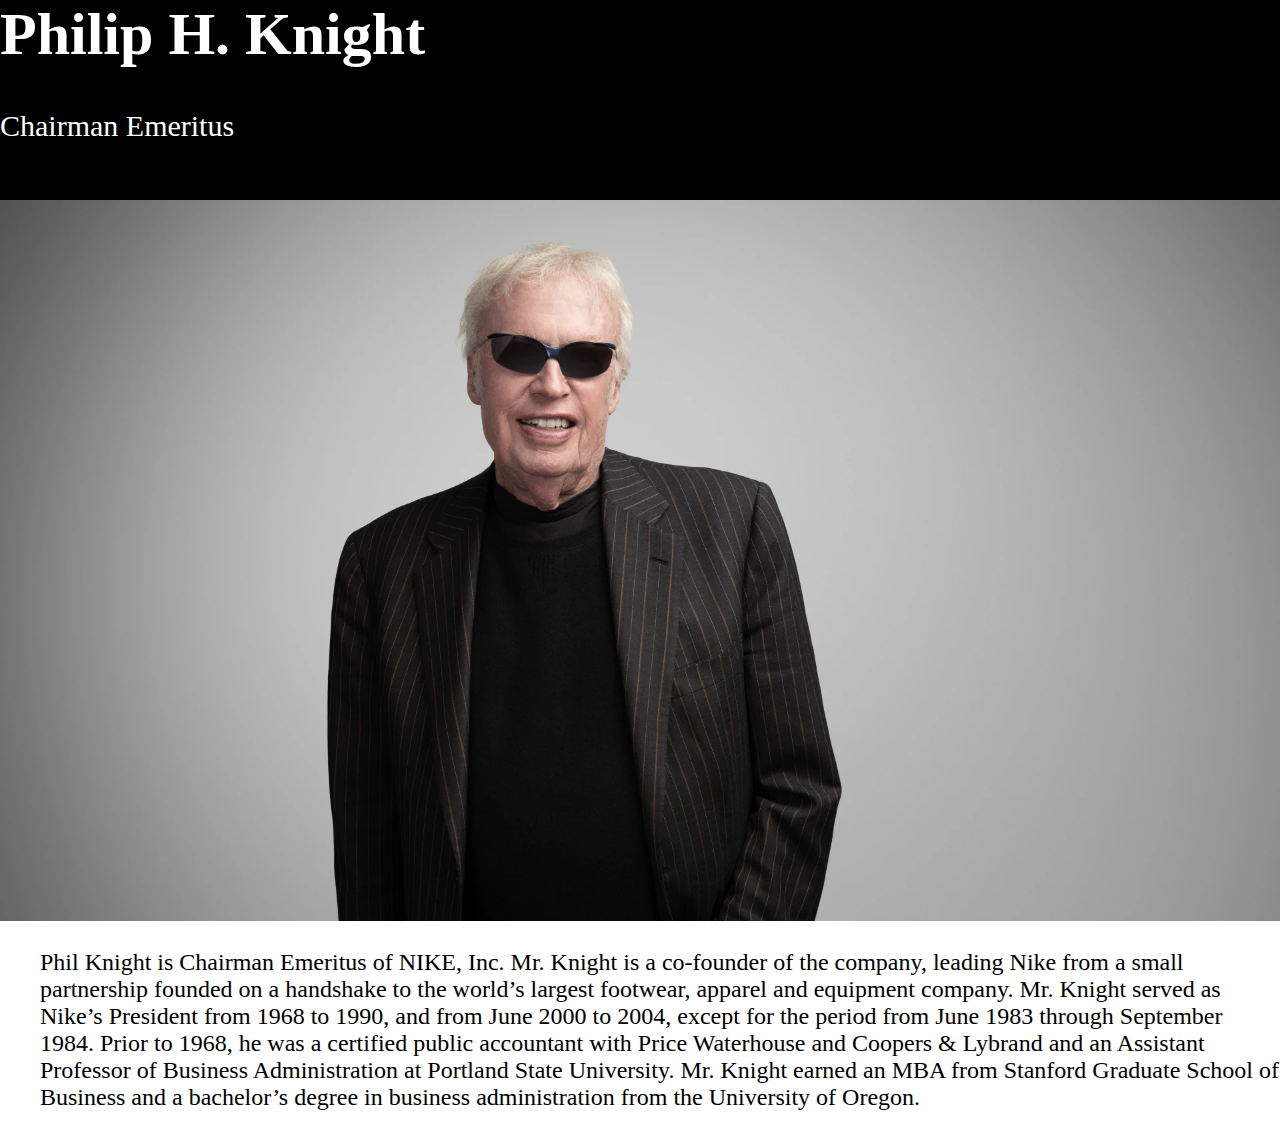
<file: index1.html>
<!DOCTYPE html>
<html lang="en">
<head>
    <meta charset="UTF-8">
    <meta name="viewport" content="width=device-width, initial-scale=1.0">
    <title>Philip H. Knight</title>
    <style>
        .img1 {
            width: 100%;
            height: auto;
        }
        body {
            margin: 0;
            padding: 0;
        }
        .container {
            background-color: black;
            height: 200px;
            color: white;
            margin: 0;
        }
        .first {
            margin: 0px;
            font-size: 30px;
        }
        h1 {
            margin-top: 0px; 
        }
        .sec  {
            font-size: 30px;
        }
.last {
    color: black;
    font-size: 24px;
    padding-left: 40px;
}
    </style>
</head>
<body>
    <div class="container">
    <div class="first">
        <h1>Philip H. Knight</h1>
    </div>
    <div class="sec">
        <p>Chairman Emeritus</p>
    </div>
        </div>
        <img src="images1/1.webp" class="img1">
        <div class="last">
            <p>Phil Knight is Chairman Emeritus of NIKE, Inc. Mr. Knight is a co-founder of the company, leading Nike from a small partnership founded on a handshake to the world’s largest footwear, apparel and equipment company. Mr. Knight served as Nike’s President from  1968 to 1990, and from June 2000 to 2004, except for the period from June 1983 through September 1984. Prior to 1968, he was a  certified public accountant with Price Waterhouse and Coopers & Lybrand and an Assistant Professor of Business Administration at Portland State University. Mr. Knight earned an MBA from Stanford Graduate School of Business and a bachelor’s degree in business administration from the University of Oregon.</p>
        </div>
</body>
</html>
</file>
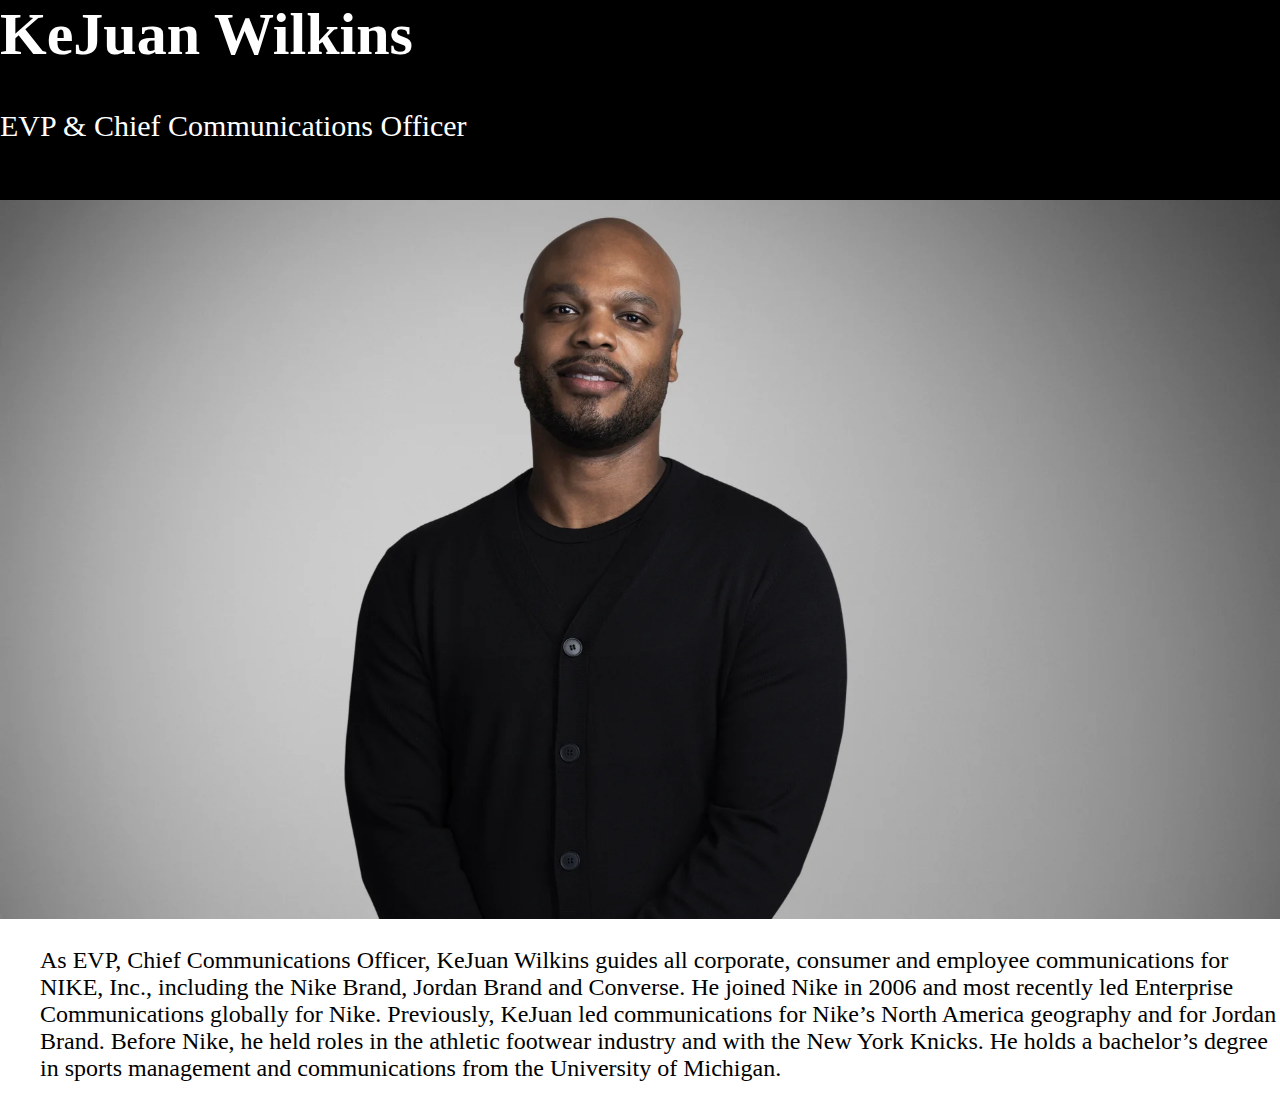
<file: index10.html>
<!DOCTYPE html>
<html lang="en">
<head>
    <meta charset="UTF-8">
    <meta name="viewport" content="width=device-width, initial-scale=1.0">
    <title>KeJuan Wilkins</title>
    <style>
        .img1 {
            width: 100%;
            height: auto;
        }
        body {
            margin: 0;
            padding: 0;
        }
        .container {
            background-color: black;
            height: 200px;
            color: white;
            margin: 0;
        }
        .first {
            margin: 0px;
            font-size: 30px;
        }
        h1 {
            margin-top: 0px; 
        }
        .sec  {
            font-size: 30px;
        }
.last {
    color: black;
    font-size: 24px;
    padding-left: 40px;
}
    </style>
</head>
<body>
    <div class="container">
    <div class="first">
        <h1>KeJuan Wilkins</h1>
    </div>
    <div class="sec">
        <p>EVP & Chief Communications Officer</p>
    </div>
        </div>
        <img src="images1/10.webp" class="img1">
        <div class="last">
            <p>As EVP, Chief Communications Officer, KeJuan Wilkins guides all corporate, consumer and employee communications for NIKE, Inc., including the Nike Brand, Jordan Brand and Converse. He joined Nike in 2006 and most recently led Enterprise Communications globally for Nike. Previously, KeJuan led communications for Nike’s North America geography and for Jordan Brand. Before Nike, he held roles in the athletic footwear industry and with the New York Knicks. He holds a bachelor’s degree in sports management and communications from the University of Michigan.</p>
        </div>
</body>
</html>
</file>
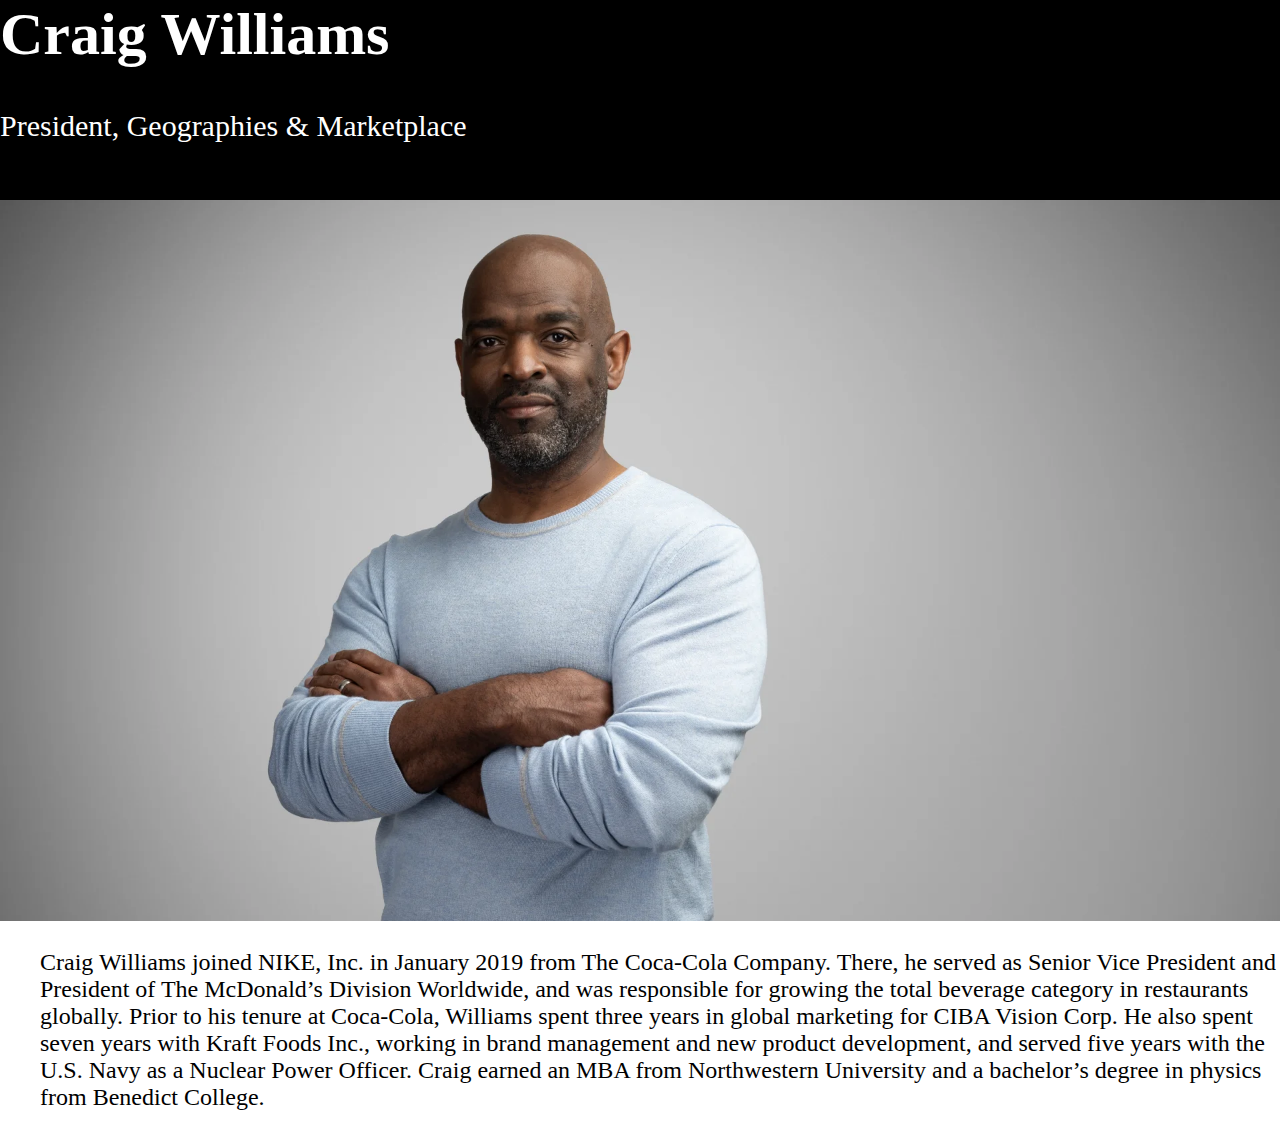
<file: index11.html>
<!DOCTYPE html>
<html lang="en">
<head>
    <meta charset="UTF-8">
    <meta name="viewport" content="width=device-width, initial-scale=1.0">
    <title>Craig Williams</title>
    <style>
        .img1 {
            width: 100%;
            height: auto;
        }
        body {
            margin: 0;
            padding: 0;
        }
        .container {
            background-color: black;
            height: 200px;
            color: white;
            margin: 0;
        }
        .first {
            margin: 0px;
            font-size: 30px;
        }
        h1 {
            margin-top: 0px; 
        }
        .sec  {
            font-size: 30px;
        }
.last {
    color: black;
    font-size: 24px;
    padding-left: 40px;
}
    </style>
</head>
<body>
    <div class="container">
    <div class="first">
        <h1>Craig Williams</h1>
    </div>
    <div class="sec">
        <p>President, Geographies & Marketplace</p>
    </div>
        </div>
        <img src="images1/11.webp" class="img1">
        <div class="last">
            <p>Craig Williams joined NIKE, Inc. in January 2019 from The Coca-Cola Company. There, he served as Senior Vice President and President of The McDonald’s Division Worldwide, and was responsible for growing the total beverage category in restaurants globally. Prior to his tenure at Coca-Cola, Williams spent three years in global marketing for CIBA Vision Corp. He also spent seven years with Kraft Foods Inc., working in brand management and new product development, and served five years with the U.S. Navy as a Nuclear Power Officer. Craig earned an MBA from Northwestern University and a bachelor’s degree in physics from Benedict College.</p>
        </div>
</body>
</html>
</file>
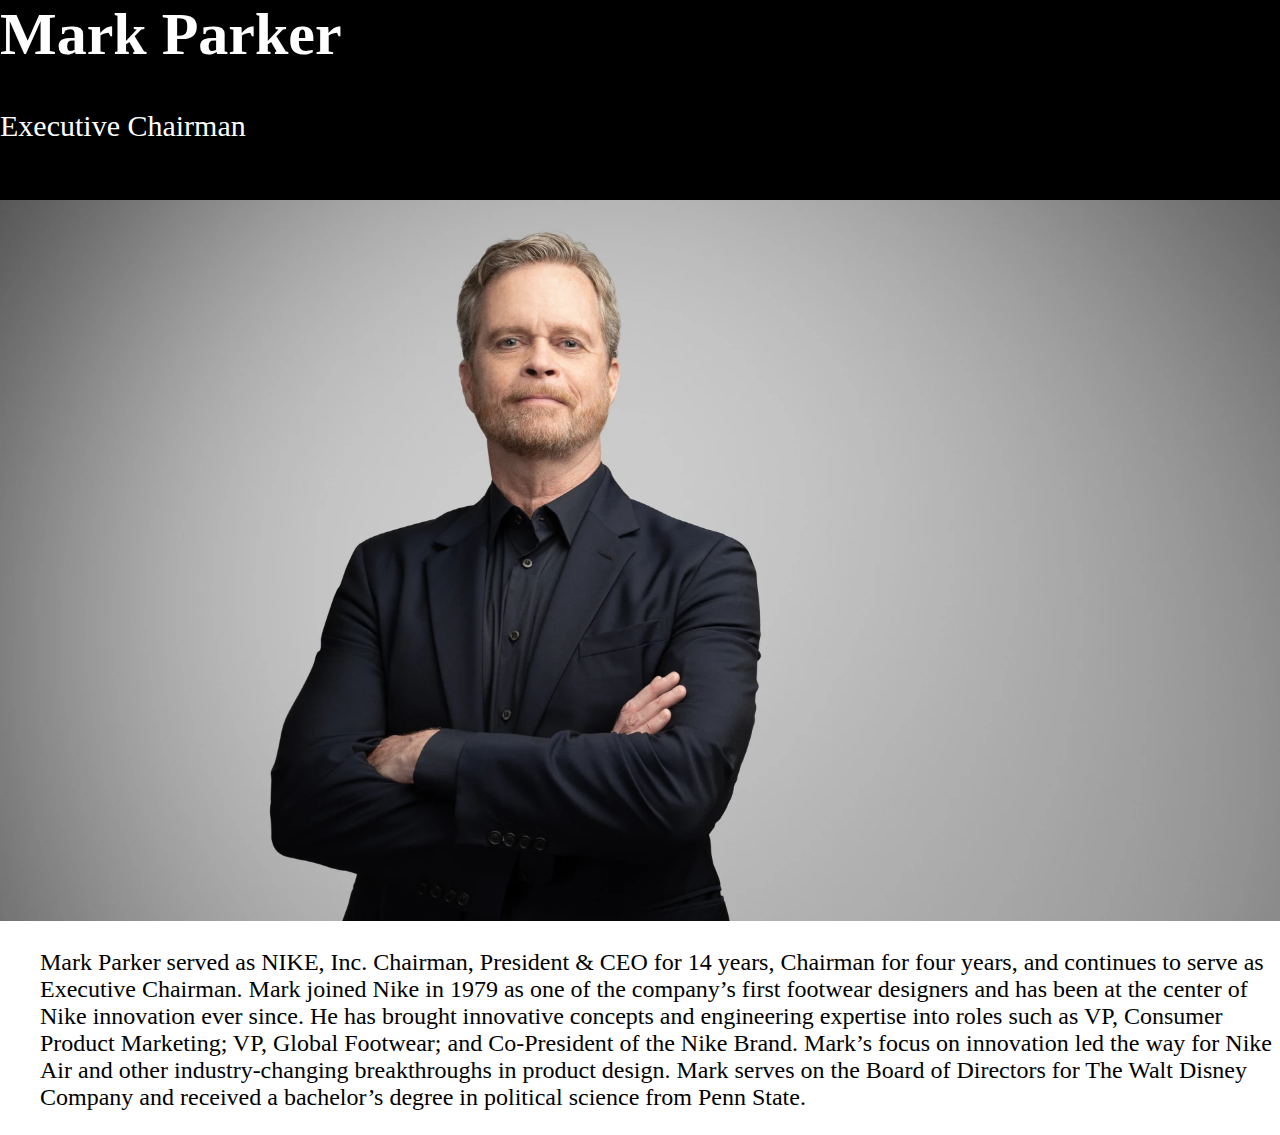
<file: index2.html>
<!DOCTYPE html>
<html lang="en">
<head>
    <meta charset="UTF-8">
    <meta name="viewport" content="width=device-width, initial-scale=1.0">
    <title>Mark Parker</title>
    <style>
        .img1 {
            width: 100%;
            height: auto;
        }
        body {
            margin: 0;
            padding: 0;
        }
        .container {
            background-color: black;
            height: 200px;
            color: white;
            margin: 0;
        }
        .first {
            margin: 0px;
            font-size: 30px;
        }
        h1 {
            margin-top: 0px; 
        }
        .sec  {
            font-size: 30px;
        }
.last {
    color: black;
    font-size: 24px;
    padding-left: 40px;
}
    </style>
</head>
<body>
    <div class="container">
    <div class="first">
        <h1>Mark Parker</h1>
    </div>
    <div class="sec">
        <p>Executive Chairman</p>
    </div>
        </div>
        <img src="images1/2.webp" class="img1">
        <div class="last">
            <p>Mark Parker served as NIKE, Inc. Chairman, President & CEO for 14 years, Chairman for four years, and continues to serve as Executive Chairman. Mark joined Nike in 1979 as one of the company’s first footwear designers and has been at the center of Nike innovation ever since. He has brought innovative concepts and engineering expertise into roles such as VP, Consumer Product Marketing; VP, Global Footwear; and Co-President of the Nike Brand. Mark’s focus on innovation led the way for Nike Air and other industry-changing breakthroughs in product design. Mark serves on the Board of Directors for The Walt Disney Company and received a bachelor’s degree in political science from Penn State.</p>
        </div>
</body>
</html>
</file>
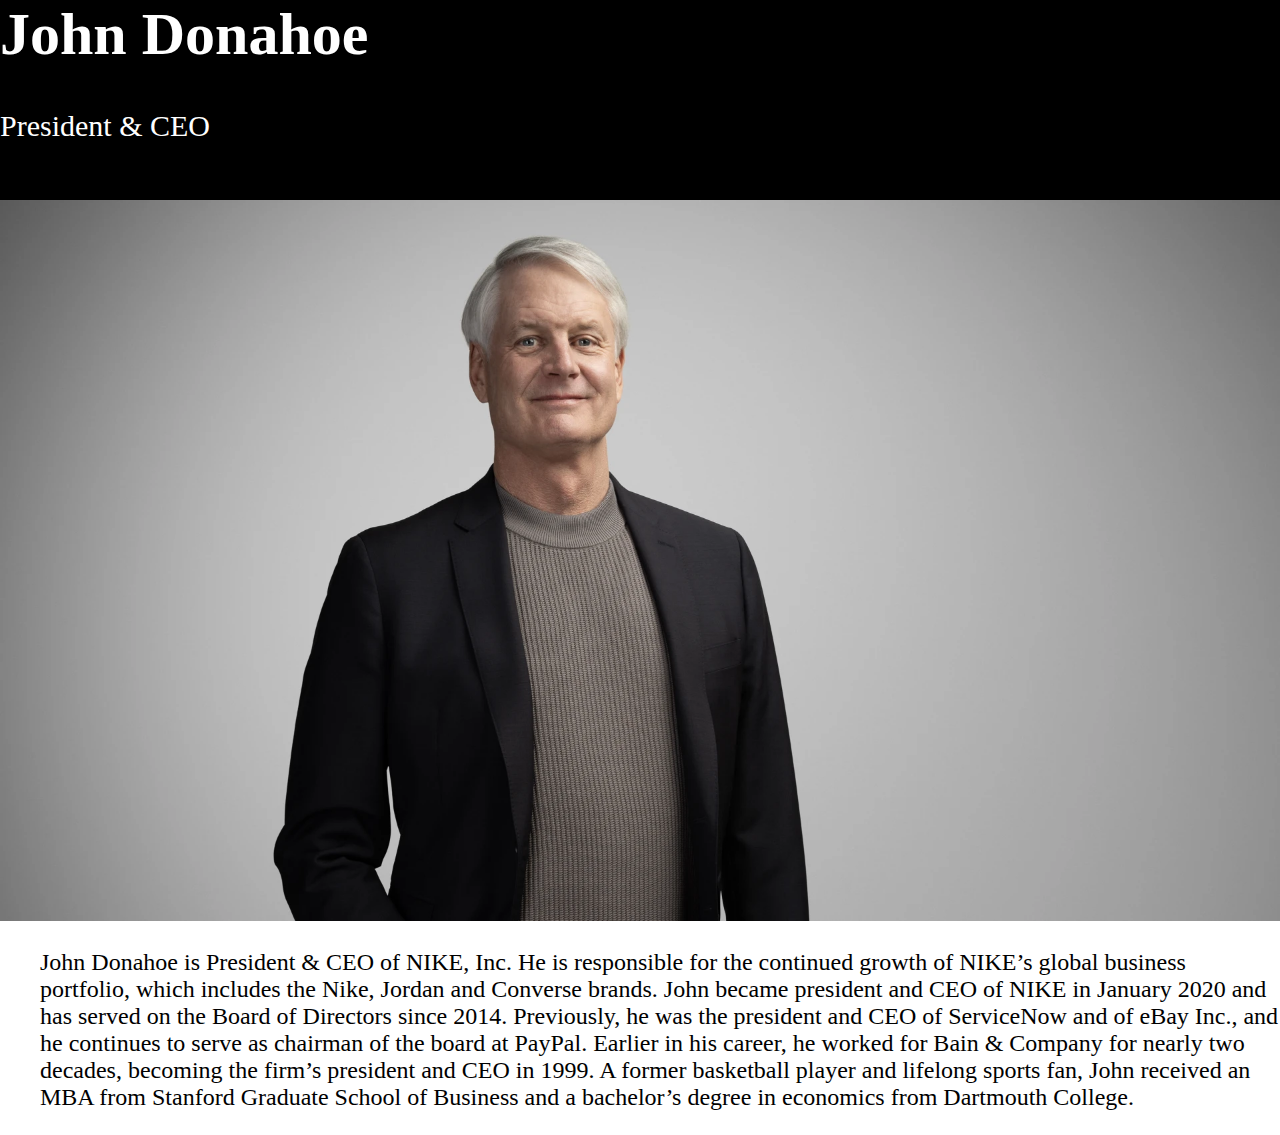
<file: index3.html>
<!DOCTYPE html>
<html lang="en">
<head>
    <meta charset="UTF-8">
    <meta name="viewport" content="width=device-width, initial-scale=1.0">
    <title>John Donahoe</title>
    <style>
        .img1 {
            width: 100%;
            height: auto;
        }
        body {
            margin: 0;
            padding: 0;
        }
        .container {
            background-color: black;
            height: 200px;
            color: white;
            margin: 0;
        }
        .first {
            margin: 0px;
            font-size: 30px;
        }
        h1 {
            margin-top: 0px; 
        }
        .sec  {
            font-size: 30px;
        }
.last {
    color: black;
    font-size: 24px;
    padding-left: 40px;
}
    </style>
</head>
<body>
    <div class="container">
    <div class="first">
        <h1>John Donahoe</h1>
    </div>
    <div class="sec">
        <p>President & CEO</p>
    </div>
        </div>
        <img src="images1/3.webp" class="img1">
        <div class="last">
            <p>John Donahoe is President & CEO of NIKE, Inc. He is responsible for the continued growth of NIKE’s global business portfolio, which includes the Nike, Jordan and Converse brands. John became president and CEO of NIKE in January 2020 and has served on the Board of Directors since 2014. Previously, he was the president and CEO of ServiceNow and of eBay Inc., and he continues to serve as chairman of the board at PayPal. Earlier in his career, he worked for Bain & Company for nearly two decades, becoming the firm’s president and CEO in 1999. A former basketball player and lifelong sports fan, John received an MBA from Stanford Graduate School of Business and a bachelor’s degree in economics from Dartmouth College.</p>
        </div>
</body>
</html>
</file>
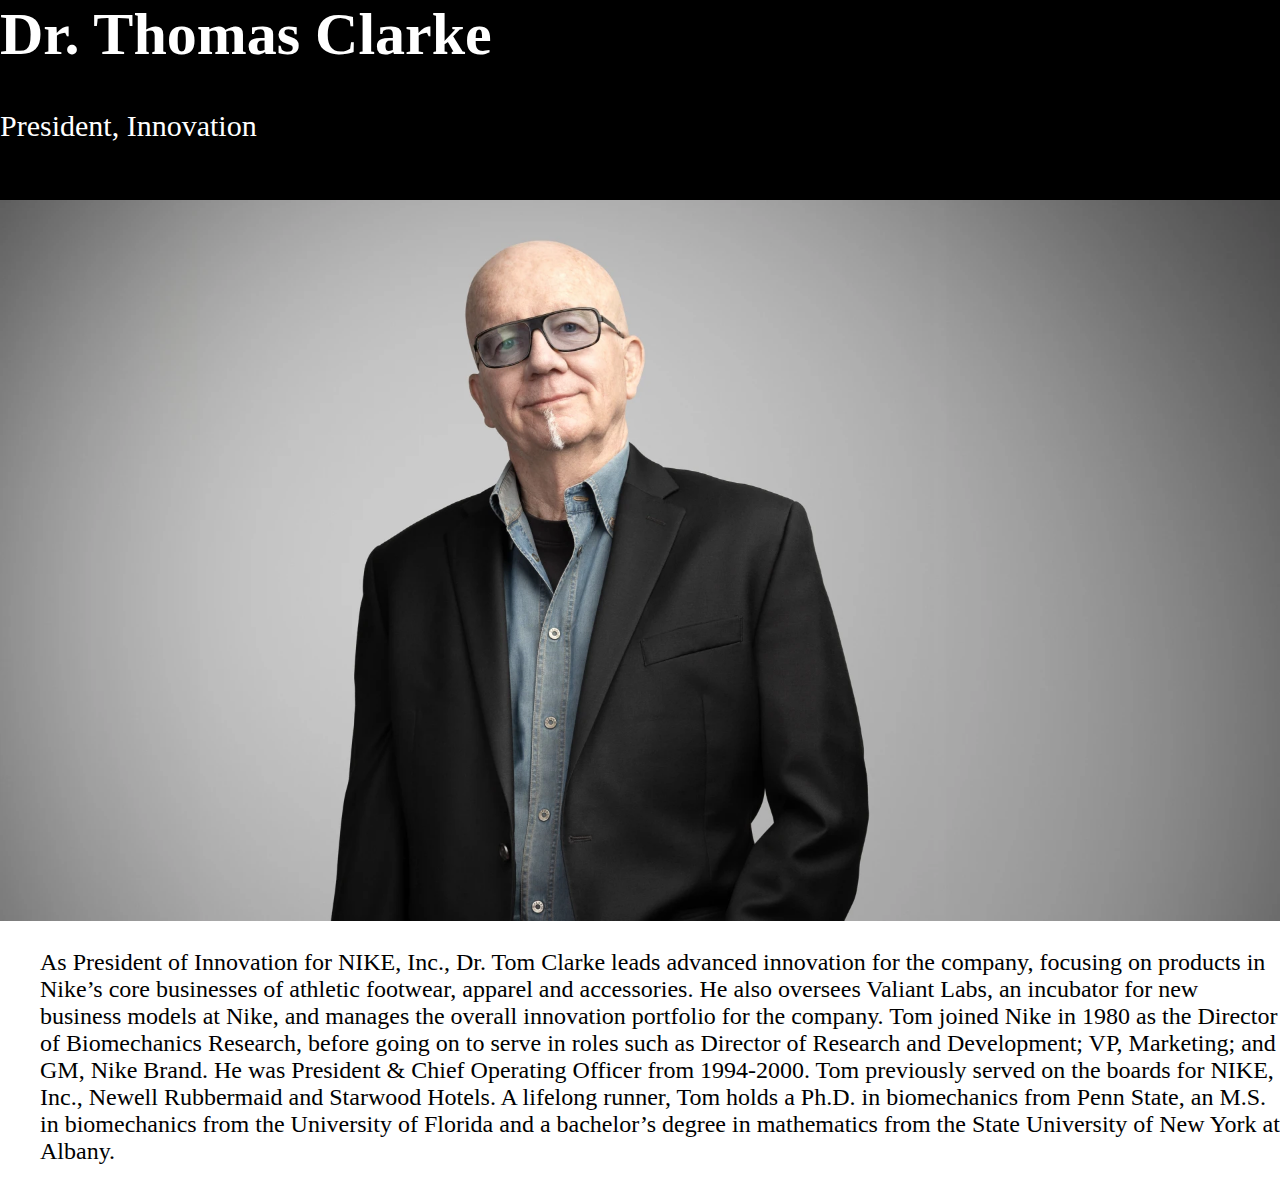
<file: index4.html>
<!DOCTYPE html>
<html lang="en">
<head>
    <meta charset="UTF-8">
    <meta name="viewport" content="width=device-width, initial-scale=1.0">
    <title>Dr. Thomas Clarke</title>
    <style>
        .img1 {
            width: 100%;
            height: auto;
        }
        body {
            margin: 0;
            padding: 0;
        }
        .container {
            background-color: black;
            height: 200px;
            color: white;
            margin: 0;
        }
        .first {
            margin: 0px;
            font-size: 30px;
        }
        h1 {
            margin-top: 0px; 
        }
        .sec  {
            font-size: 30px;
        }
.last {
    color: black;
    font-size: 24px;
    padding-left: 40px;
}
    </style>
</head>
<body>
    <div class="container">
    <div class="first">
        <h1>Dr. Thomas Clarke</h1>
    </div>
    <div class="sec">
        <p>President, Innovation</p>
    </div>
        </div>
        <img src="images1/4.webp" class="img1">
        <div class="last">
            <p>As President of Innovation for NIKE, Inc., Dr. Tom Clarke leads advanced innovation for the company, focusing on products in Nike’s core businesses of athletic footwear, apparel and accessories. He also oversees Valiant Labs, an incubator for new business models at Nike, and manages the overall innovation portfolio for the company. Tom joined Nike in 1980 as the Director of Biomechanics Research, before going on to serve in roles such as Director of Research and Development; VP, Marketing; and GM, Nike Brand. He was President & Chief Operating Officer from 1994-2000. Tom previously served on the boards for NIKE, Inc., Newell Rubbermaid and Starwood Hotels. A lifelong runner, Tom holds a Ph.D. in biomechanics from Penn State, an M.S. in biomechanics from the University of Florida and a bachelor’s degree in mathematics from the State University of New York at Albany.</p>
        </div>
</body>
</html>
</file>
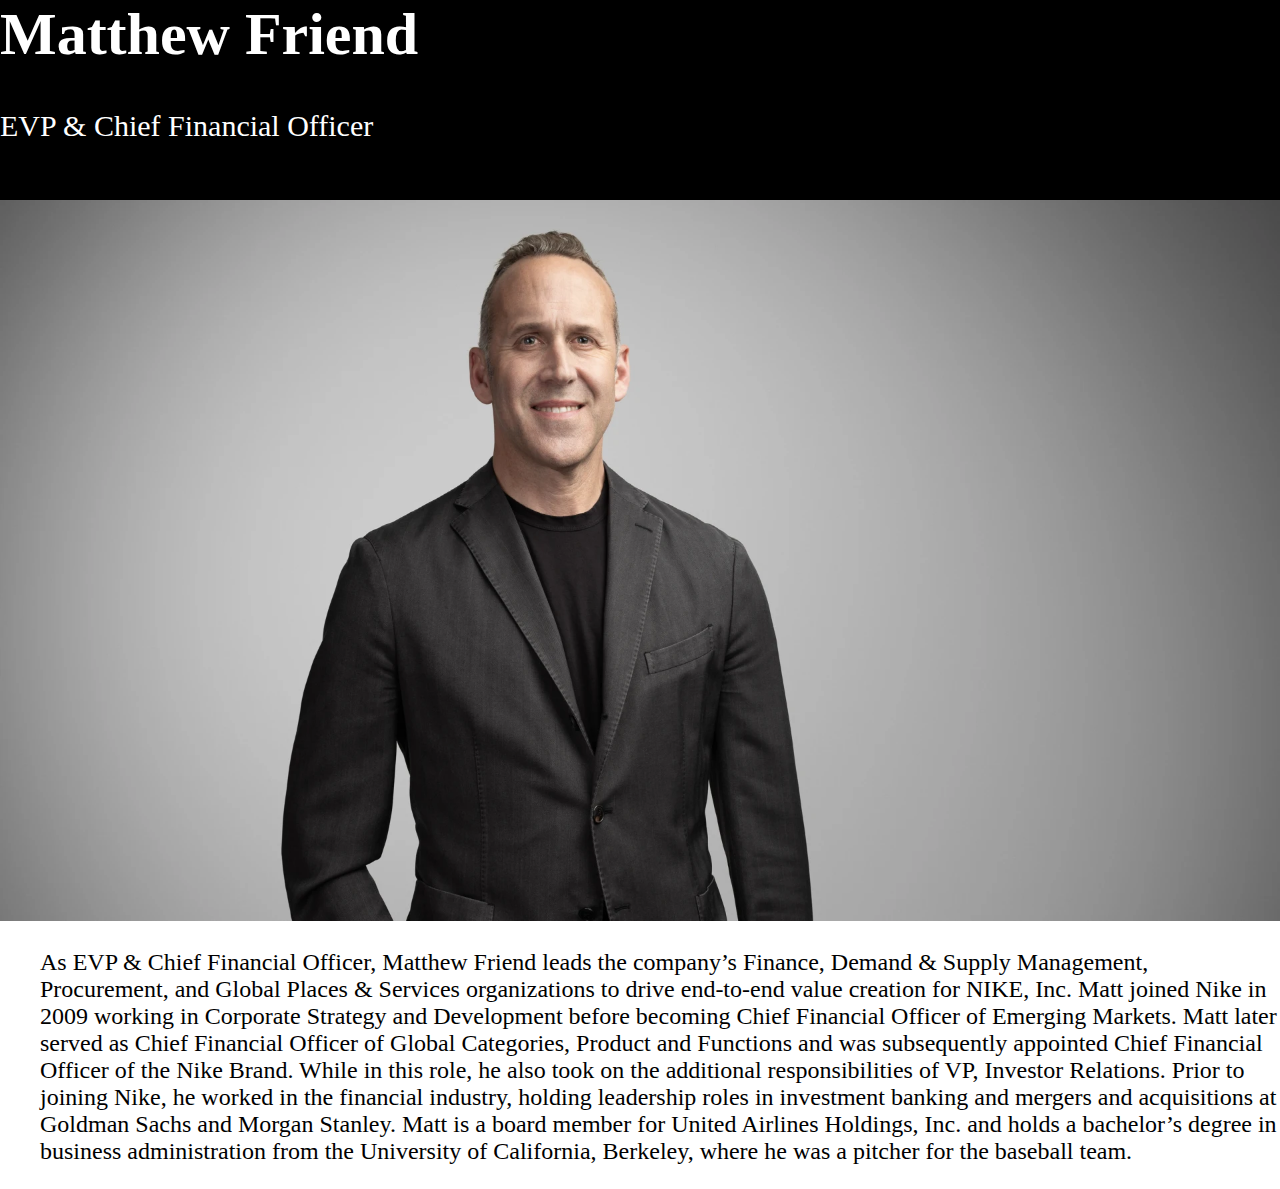
<file: index5.html>
<!DOCTYPE html>
<html lang="en">
<head>
    <meta charset="UTF-8">
    <meta name="viewport" content="width=device-width, initial-scale=1.0">
    <title>Matthew Friend</title>
    <style>
        .img1 {
            width: 100%;
            height: auto;
        }
        body {
            margin: 0;
            padding: 0;
        }
        .container {
            background-color: black;
            height: 200px;
            color: white;
            margin: 0;
        }
        .first {
            margin: 0px;
            font-size: 30px;
        }
        h1 {
            margin-top: 0px; 
        }
        .sec  {
            font-size: 30px;
        }
.last {
    color: black;
    font-size: 24px;
    padding-left: 40px;
}
    </style>
</head>
<body>
    <div class="container">
    <div class="first">
        <h1>Matthew Friend</h1>
    </div>
    <div class="sec">
        <p>EVP & Chief Financial Officer</p>
    </div>
        </div>
        <img src="images1/5.webp" class="img1">
        <div class="last">
            <p>As EVP & Chief Financial Officer, Matthew Friend leads the company’s Finance, Demand & Supply Management, Procurement, and Global Places & Services organizations to drive end-to-end value creation for NIKE, Inc. Matt joined Nike in 2009 working in Corporate Strategy and Development before becoming Chief Financial Officer of Emerging Markets. Matt later served as Chief Financial Officer of Global Categories, Product and Functions and was subsequently appointed Chief Financial Officer of the Nike Brand. While in this role, he also took on the additional responsibilities of VP, Investor Relations. Prior to joining Nike, he worked in the financial industry, holding leadership roles in investment banking and mergers and acquisitions at Goldman Sachs and Morgan Stanley. Matt is a board member for United Airlines Holdings, Inc. and holds a bachelor’s degree in business administration from the University of California, Berkeley, where he was a pitcher for the baseball team.</p>
        </div>
</body>
</html>
</file>
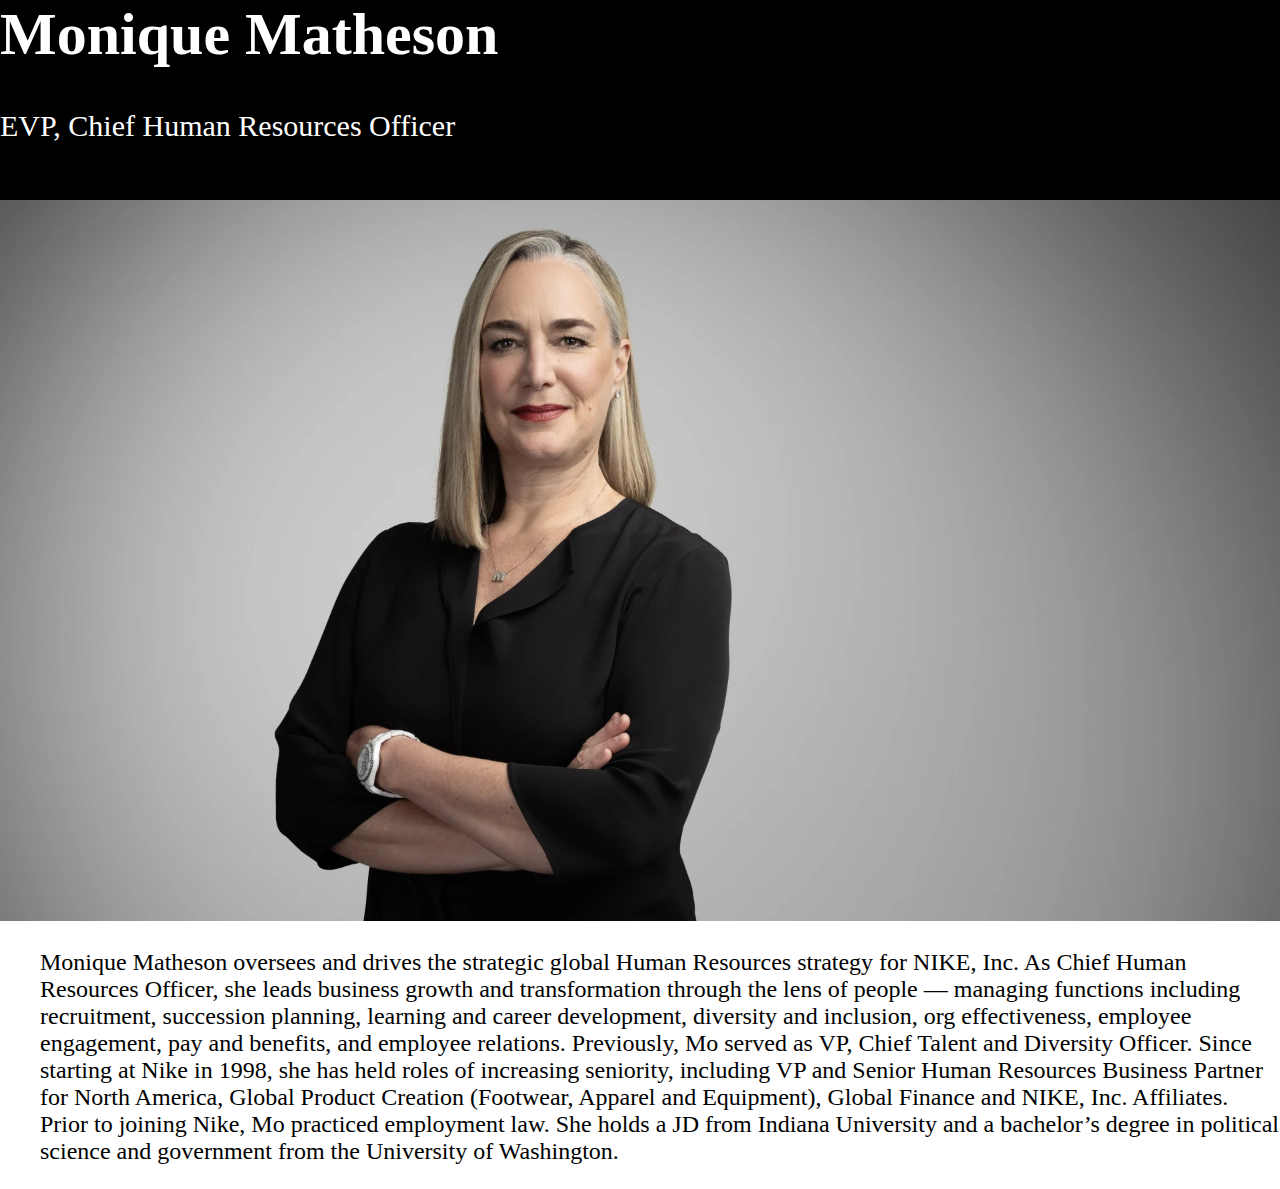
<file: index6.html>
<!DOCTYPE html>
<html lang="en">
<head>
    <meta charset="UTF-8">
    <meta name="viewport" content="width=device-width, initial-scale=1.0">
    <title>Monique Matheson</title>
    <style>
        .img1 {
            width: 100%;
            height: auto;
        }
        body {
            margin: 0;
            padding: 0;
        }
        .container {
            background-color: black;
            height: 200px;
            color: white;
            margin: 0;
        }
        .first {
            margin: 0px;
            font-size: 30px;
        }
        h1 {
            margin-top: 0px; 
        }
        .sec  {
            font-size: 30px;
        }
.last {
    color: black;
    font-size: 24px;
    padding-left: 40px;
}
    </style>
</head>
<body>
    <div class="container">
    <div class="first">
        <h1>Monique Matheson</h1>
    </div>
    <div class="sec">
        <p>EVP, Chief Human Resources Officer</p>
    </div>
        </div>
        <img src="images1/6.webp" class="img1">
        <div class="last">
            <p>Monique Matheson oversees and drives the strategic global Human Resources strategy for NIKE, Inc. As Chief Human Resources Officer, she leads business growth and transformation through the lens of people — managing functions including recruitment, succession planning, learning and career development, diversity and inclusion, org effectiveness, employee engagement, pay and benefits, and employee relations. Previously, Mo served as VP, Chief Talent and Diversity Officer. Since starting at Nike in 1998, she has held roles of increasing seniority, including VP and Senior Human Resources Business Partner for North America, Global Product Creation (Footwear, Apparel and Equipment), Global Finance and NIKE, Inc. Affiliates. Prior to joining Nike, Mo practiced employment law. She holds a JD from Indiana University and a bachelor’s degree in political science and government from the University of Washington.</p>
        </div>
</body>
</html>
</file>
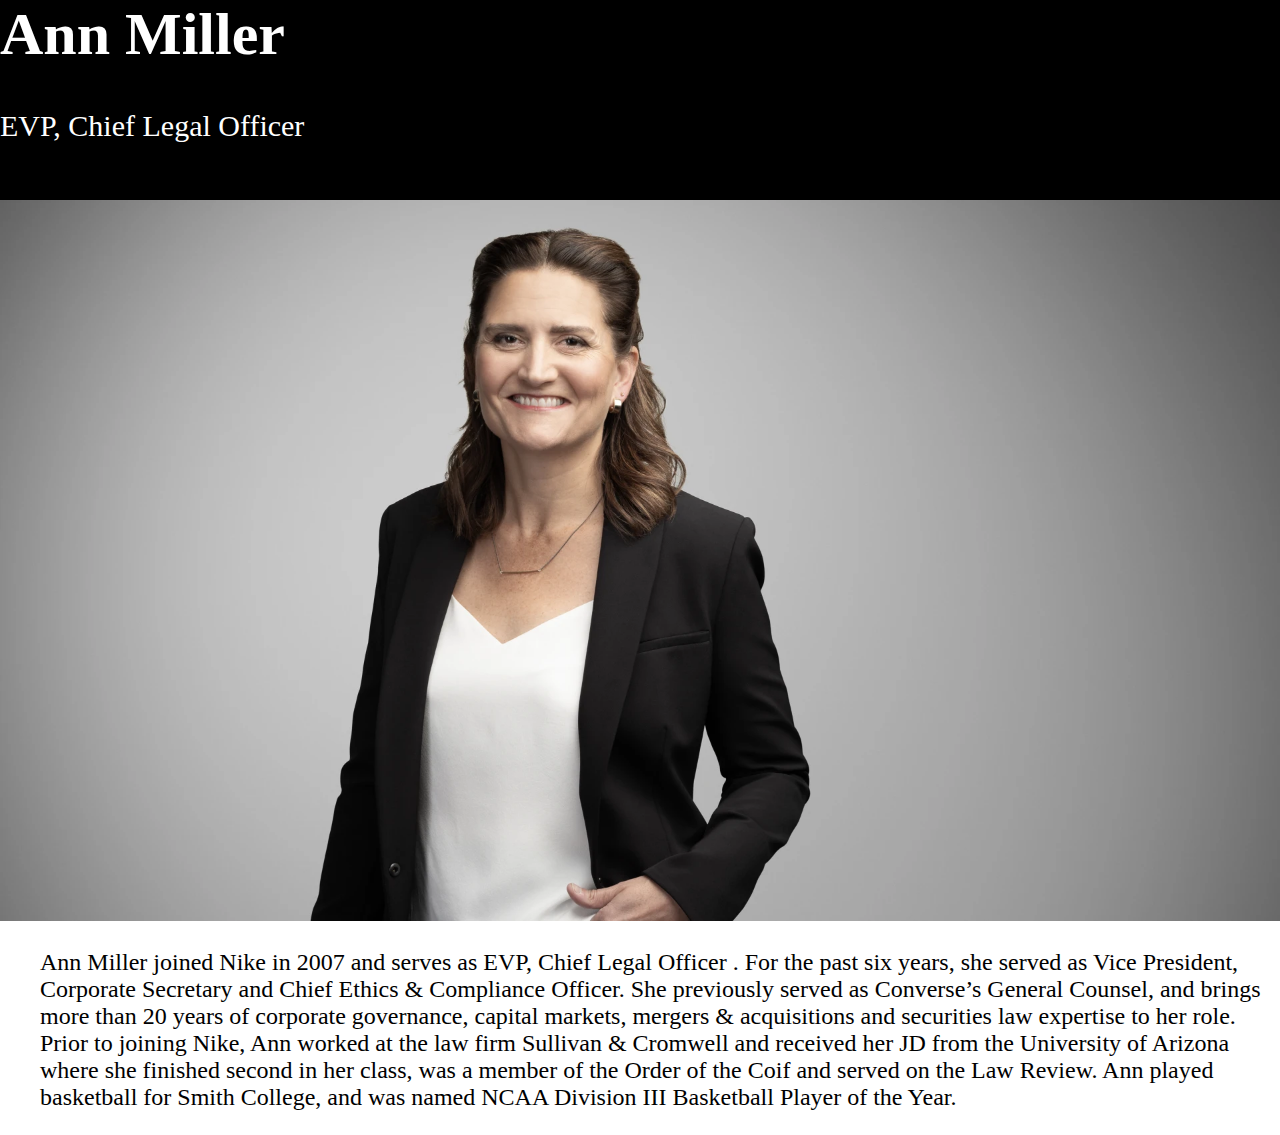
<file: index7.html>
<!DOCTYPE html>
<html lang="en">
<head>
    <meta charset="UTF-8">
    <meta name="viewport" content="width=device-width, initial-scale=1.0">
    <title>Ann Miller</title>
    <style>
        .img1 {
            width: 100%;
            height: auto;
        }
        body {
            margin: 0;
            padding: 0;
        }
        .container {
            background-color: black;
            height: 200px;
            color: white;
            margin: 0;
        }
        .first {
            margin: 0px;
            font-size: 30px;
        }
        h1 {
            margin-top: 0px; 
        }
        .sec  {
            font-size: 30px;
        }
.last {
    color: black;
    font-size: 24px;
    padding-left: 40px;
}
    </style>
</head>
<body>
    <div class="container">
    <div class="first">
        <h1>Ann Miller</h1>
    </div>
    <div class="sec">
        <p>EVP, Chief Legal Officer</p>
    </div>
        </div>
        <img src="images1/7.webp" class="img1">
        <div class="last">
            <p>Ann Miller joined Nike in 2007 and serves as EVP, Chief Legal Officer . For the past six years, she served as Vice President, Corporate Secretary and Chief Ethics & Compliance Officer. She previously served as Converse’s General Counsel, and brings more than 20 years of corporate governance, capital markets, mergers & acquisitions and securities law expertise to her role. Prior to joining Nike, Ann worked at the law firm Sullivan & Cromwell and received her JD from the University of Arizona where she finished second in her class, was a member of the Order of the Coif and served on the Law Review. Ann played basketball for Smith College, and was named NCAA Division III Basketball Player of the Year.</p>
        </div>
</body>
</html>
</file>
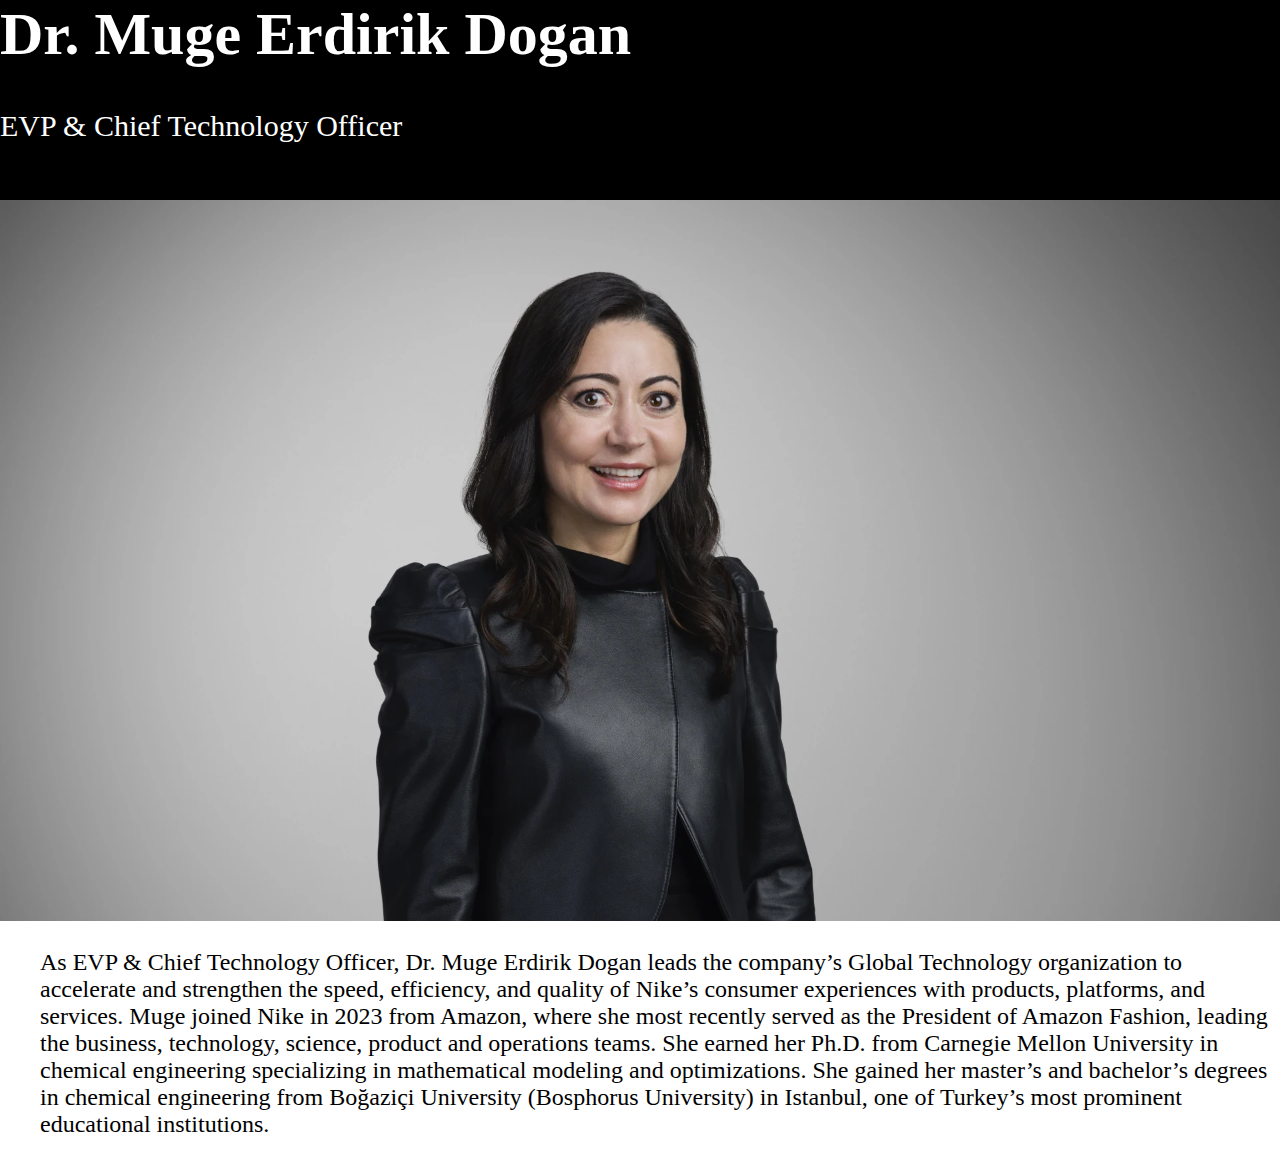
<file: index8.html>
<!DOCTYPE html>
<html lang="en">
<head>
    <meta charset="UTF-8">
    <meta name="viewport" content="width=device-width, initial-scale=1.0">
    <title>Dr. Muge Erdirik Dogan</title>
    <style>
        .img1 {
            width: 100%;
            height: auto;
        }
        body {
            margin: 0;
            padding: 0;
        }
        .container {
            background-color: black;
            height: 200px;
            color: white;
            margin: 0;
        }
        .first {
            margin: 0px;
            font-size: 30px;
        }
        h1 {
            margin-top: 0px; 
        }
        .sec  {
            font-size: 30px;
        }
.last {
    color: black;
    font-size: 24px;
    padding-left: 40px;
}
    </style>
</head>
<body>
    <div class="container">
    <div class="first">
        <h1>Dr. Muge Erdirik Dogan</h1>
    </div>
    <div class="sec">
        <p>EVP & Chief Technology Officer</p>
    </div>
        </div>
        <img src="images1/8.webp" class="img1">
        <div class="last">
            <p>As EVP & Chief Technology Officer, Dr. Muge Erdirik Dogan leads the company’s Global Technology organization to accelerate and strengthen the speed, efficiency, and quality of Nike’s consumer experiences with products, platforms, and services. Muge joined Nike in 2023 from Amazon, where she most recently served as the President of Amazon Fashion, leading the business, technology, science, product and operations teams. She earned her Ph.D. from Carnegie Mellon University in chemical engineering specializing in mathematical modeling and optimizations. She gained her master’s and bachelor’s degrees in chemical engineering from Boğaziçi University (Bosphorus University) in Istanbul, one of Turkey’s most prominent educational institutions.</p>
        </div>
</body>
</html>
</file>
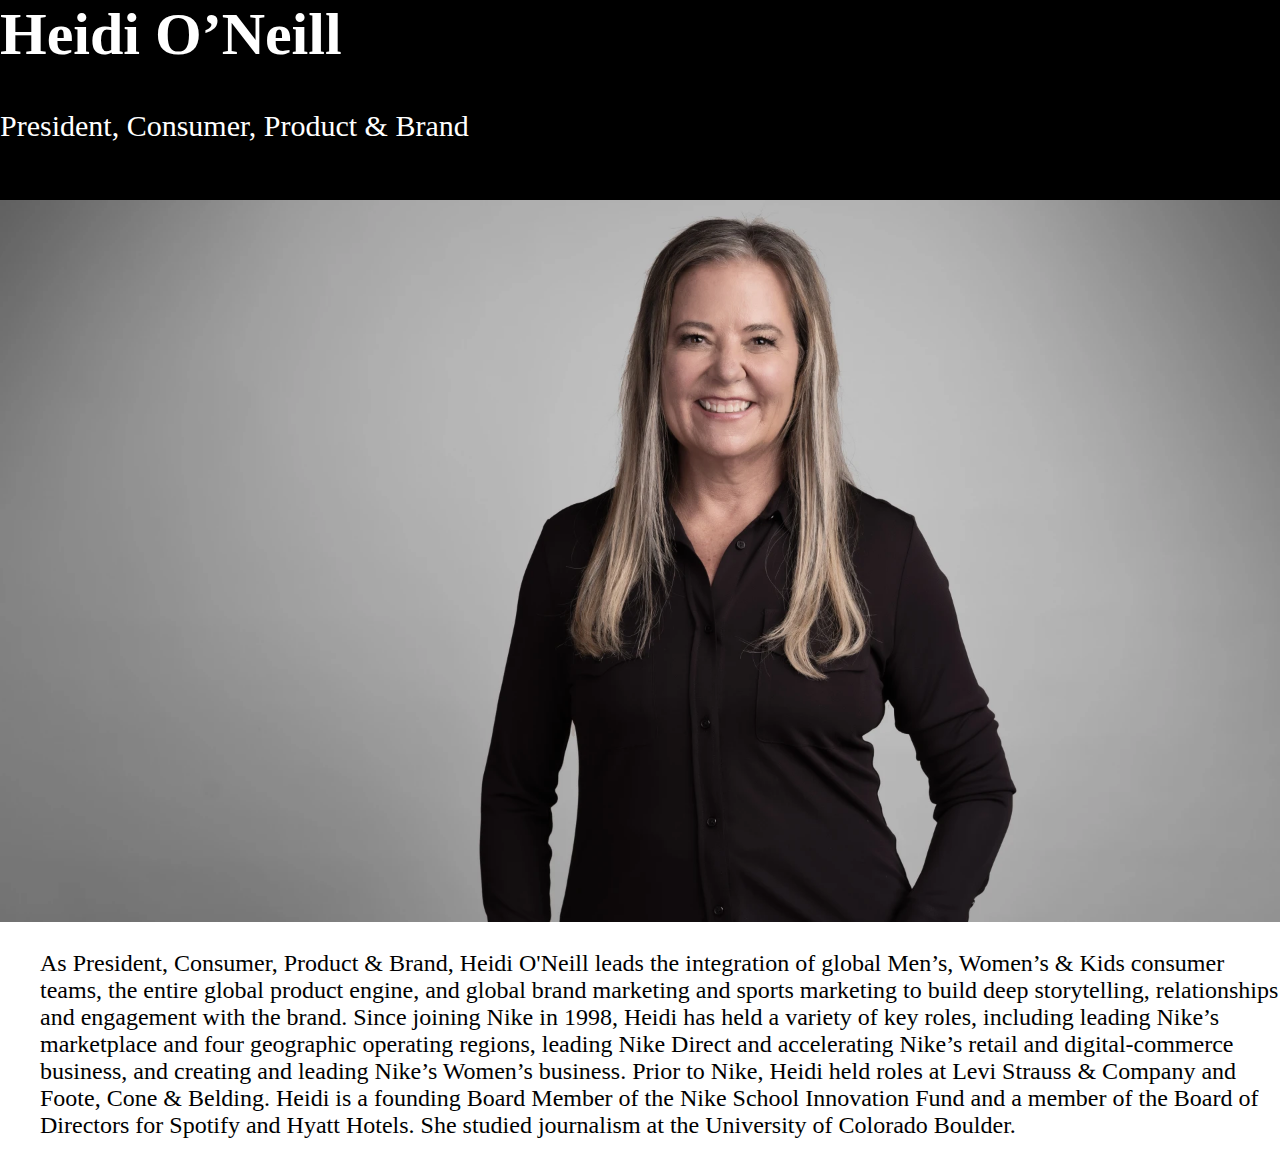
<file: index9.html>
<!DOCTYPE html>
<html lang="en">
<head>
    <meta charset="UTF-8">
    <meta name="viewport" content="width=device-width, initial-scale=1.0">
    <title>Heidi O’Neill</title>
    <style>
        .img1 {
            width: 100%;
            height: auto;
        }
        body {
            margin: 0;
            padding: 0;
        }
        .container {
            background-color: black;
            height: 200px;
            color: white;
            margin: 0;
        }
        .first {
            margin: 0px;
            font-size: 30px;
        }
        h1 {
            margin-top: 0px; 
        }
        .sec  {
            font-size: 30px;
        }
.last {
    color: black;
    font-size: 24px;
    padding-left: 40px;
}
    </style>
</head>
<body>
    <div class="container">
    <div class="first">
        <h1>Heidi O’Neill</h1>
    </div>
    <div class="sec">
        <p>President, Consumer, Product & Brand</p>
    </div>
        </div>
        <img src="images1/9.webp" class="img1">
        <div class="last">
            <p>As President, Consumer, Product & Brand, Heidi O'Neill leads the integration of global Men’s, Women’s & Kids consumer teams, the entire global product engine, and global brand marketing and sports marketing to build deep storytelling, relationships and engagement with the brand. Since joining Nike in 1998, Heidi has held a variety of key roles, including leading Nike’s marketplace and four geographic operating regions, leading Nike Direct and accelerating Nike’s retail and digital-commerce business, and creating and leading Nike’s Women’s business. Prior to Nike, Heidi held roles at Levi Strauss & Company and Foote, Cone & Belding. Heidi is a founding Board Member of the Nike School Innovation Fund and a member of the Board of Directors for Spotify and Hyatt Hotels. She studied journalism at the University of Colorado Boulder.</p>
        </div>
</body>
</html>
</file>
